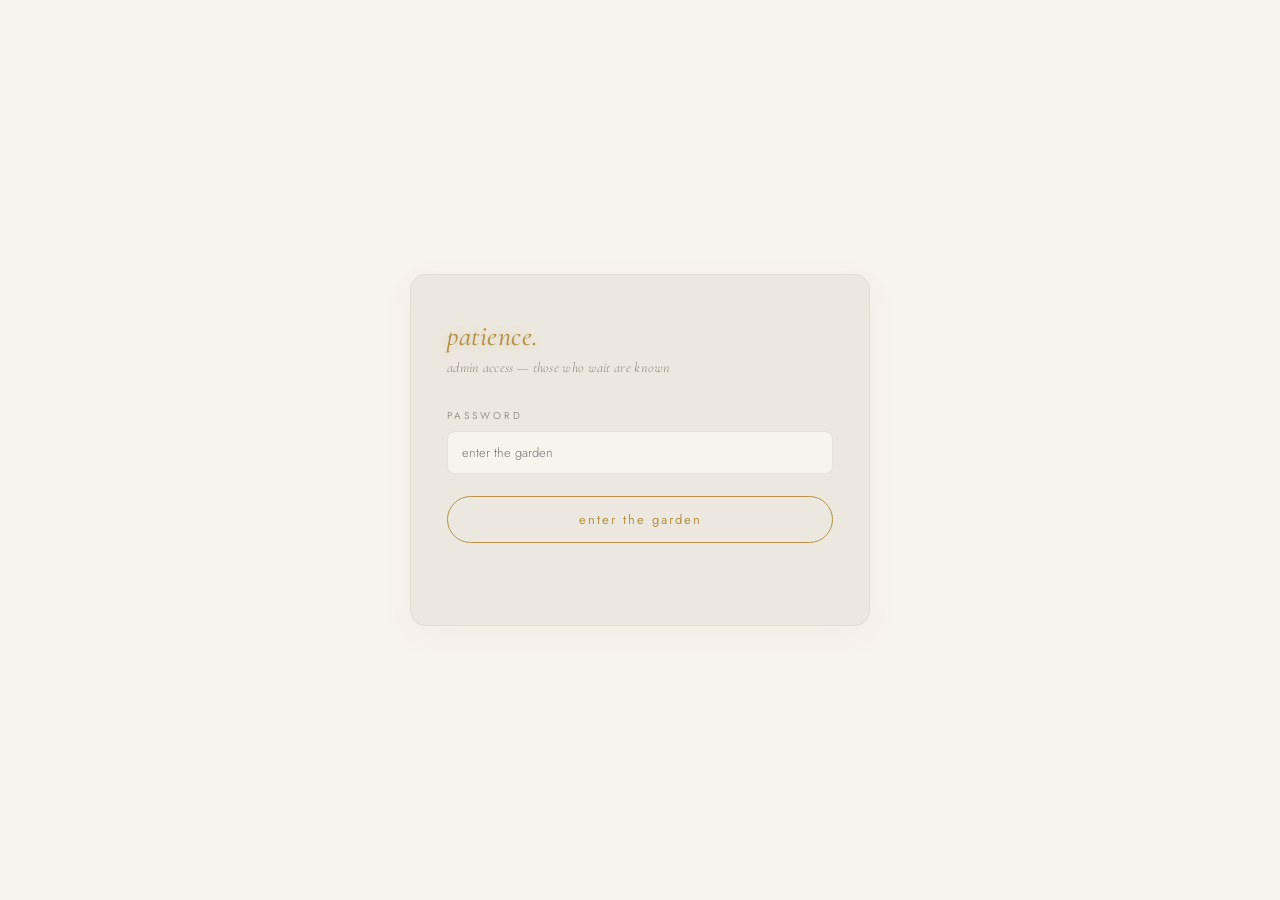
<file: admin.html>
<!DOCTYPE html>
<html lang="en">
<head>
    <meta charset="UTF-8">
    <meta name="viewport" content="width=device-width, initial-scale=1.0">
    <title>patience. — admin</title>
    <link rel="icon" type="image/png" href="static/favicon.png">
    <link rel="preconnect" href="https://fonts.googleapis.com">
    <link rel="preconnect" href="https://fonts.gstatic.com" crossorigin>
    <link href="https://fonts.googleapis.com/css2?family=Cormorant+Garamond:ital,wght@0,400;0,500;1,400;1,500&family=Jost:wght@300;400;500;600&display=swap" rel="stylesheet">
    <style>
        :root {
            --tatami: #F7F3ED;
            --silk: #EDE8DF;
            --gold: #B8924A;
            --ink: #2C2820;
            --stone: #9C9488;
        }
        *, *::before, *::after { margin: 0; padding: 0; box-sizing: border-box; }
        body {
            font-family: 'Jost', sans-serif;
            font-weight: 300;
            background: var(--tatami);
            color: var(--ink);
            min-height: 100vh;
            display: flex;
            align-items: center;
            justify-content: center;
            padding: 24px;
        }
        .card {
            width: 100%;
            max-width: 460px;
            background: var(--silk);
            border: 1px solid rgba(44, 40, 32, 0.06);
            border-radius: 16px;
            padding: 44px 36px;
            box-shadow: 0 8px 32px rgba(184, 146, 74, 0.06);
        }
        .card__title {
            font-family: 'Cormorant Garamond', serif;
            font-style: italic;
            font-weight: 500;
            font-size: 28px;
            color: var(--gold);
            letter-spacing: 0.5px;
            margin-bottom: 6px;
            text-shadow:
                0 0 10px rgba(184, 146, 74, 0.25),
                0 0 30px rgba(184, 146, 74, 0.1);
        }
        .card__sub {
            font-family: 'Cormorant Garamond', serif;
            font-style: italic;
            font-weight: 400;
            font-size: 14px;
            color: var(--stone);
            margin-bottom: 32px;
            letter-spacing: 0.3px;
        }
        label {
            display: block;
            font-family: 'Jost', sans-serif;
            font-weight: 400;
            font-size: 10px;
            color: var(--stone);
            letter-spacing: 3px;
            text-transform: uppercase;
            margin-bottom: 8px;
        }
        input {
            width: 100%;
            font-family: 'Jost', sans-serif;
            font-weight: 300;
            font-size: 13px;
            padding: 11px 14px;
            background: var(--tatami);
            border: 1px solid rgba(44, 40, 32, 0.08);
            border-radius: 8px;
            color: var(--ink);
            margin-bottom: 22px;
            outline: none;
            transition: border-color 0.3s, background 0.3s;
        }
        input:focus {
            border-color: rgba(184, 146, 74, 0.5);
            background: #FFFFFF;
        }
        button {
            width: 100%;
            font-family: 'Jost', sans-serif;
            font-weight: 400;
            font-size: 13px;
            letter-spacing: 2px;
            padding: 13px;
            background: transparent;
            border: 1px solid var(--gold);
            border-radius: 999px;
            color: var(--gold);
            cursor: pointer;
            transition: background 0.3s, color 0.3s;
            text-transform: lowercase;
        }
        button:hover {
            background: rgba(184, 146, 74, 0.08);
        }
        .msg {
            font-family: 'Cormorant Garamond', serif;
            font-style: italic;
            font-size: 14px;
            color: var(--stone);
            margin-top: 18px;
            text-align: center;
            min-height: 20px;
        }
        .msg.error { color: #B85C5C; }
        .msg.success {
            color: var(--gold);
            text-shadow:
                0 0 10px rgba(184, 146, 74, 0.25),
                0 0 30px rgba(184, 146, 74, 0.1);
        }
        .hidden { display: none; }
    </style>
</head>
<body>

    <div class="card" id="login-card">
        <div class="card__title">patience.</div>
        <p class="card__sub">admin access — those who wait are known</p>
        <label>PASSWORD</label>
        <input type="password" id="password" placeholder="enter the garden">
        <button id="login-btn">enter the garden</button>
        <p class="msg" id="login-msg"></p>
    </div>

    <div class="card hidden" id="config-card">
        <div class="card__title">patience.</div>
        <p class="card__sub">configure the garden</p>
        <label>CONTRACT ADDRESS</label>
        <input type="text" id="cfg-ca" placeholder="contract address">
        <label>X URL</label>
        <input type="text" id="cfg-x" placeholder="https://x.com/...">
        <label>COMMUNITY URL</label>
        <input type="text" id="cfg-community" placeholder="https://t.me/... or https://x.com/i/communities/...">
        <label>BUY URL</label>
        <input type="text" id="cfg-buy" placeholder="https://pump.fun/...">
        <button id="save-btn">save configuration</button>
        <p class="msg" id="save-msg"></p>
    </div>

    <script>
        let authHash = '';

        async function sha256(text) {
            const buf = await crypto.subtle.digest('SHA-256', new TextEncoder().encode(text));
            return Array.from(new Uint8Array(buf)).map(b => b.toString(16).padStart(2, '0')).join('');
        }

        document.getElementById('login-btn').addEventListener('click', async () => {
            const pw = document.getElementById('password').value.trim();
            if (!pw) return;
            authHash = await sha256(pw);
            try {
                const r = await fetch('/api/config', { headers: { 'Authorization': 'Bearer ' + authHash } });
                if (!r.ok) throw new Error('wrong password');
                const cfg = await r.json();
                document.getElementById('cfg-ca').value = cfg.ca || '';
                document.getElementById('cfg-x').value = cfg.x || '';
                document.getElementById('cfg-community').value = cfg.community || '';
                document.getElementById('cfg-buy').value = cfg.buy || '';
                document.getElementById('login-card').classList.add('hidden');
                document.getElementById('config-card').classList.remove('hidden');
            } catch {
                const msg = document.getElementById('login-msg');
                msg.textContent = 'the garden does not open. try again.';
                msg.className = 'msg error';
            }
        });

        document.getElementById('password').addEventListener('keydown', e => {
            if (e.key === 'Enter') document.getElementById('login-btn').click();
        });

        document.getElementById('save-btn').addEventListener('click', async () => {
            const body = {
                ca: document.getElementById('cfg-ca').value.trim(),
                x: document.getElementById('cfg-x').value.trim(),
                community: document.getElementById('cfg-community').value.trim(),
                buy: document.getElementById('cfg-buy').value.trim()
            };
            const msg = document.getElementById('save-msg');
            try {
                const r = await fetch('/api/config', {
                    method: 'POST',
                    headers: { 'Content-Type': 'application/json', 'Authorization': 'Bearer ' + authHash },
                    body: JSON.stringify(body)
                });
                if (!r.ok) throw new Error('save failed');
                msg.textContent = 'saved. patience.';
                msg.className = 'msg success';
            } catch {
                msg.textContent = 'failed. patience anyway.';
                msg.className = 'msg error';
            }
        });
    </script>
</body>
</html>
</file>
